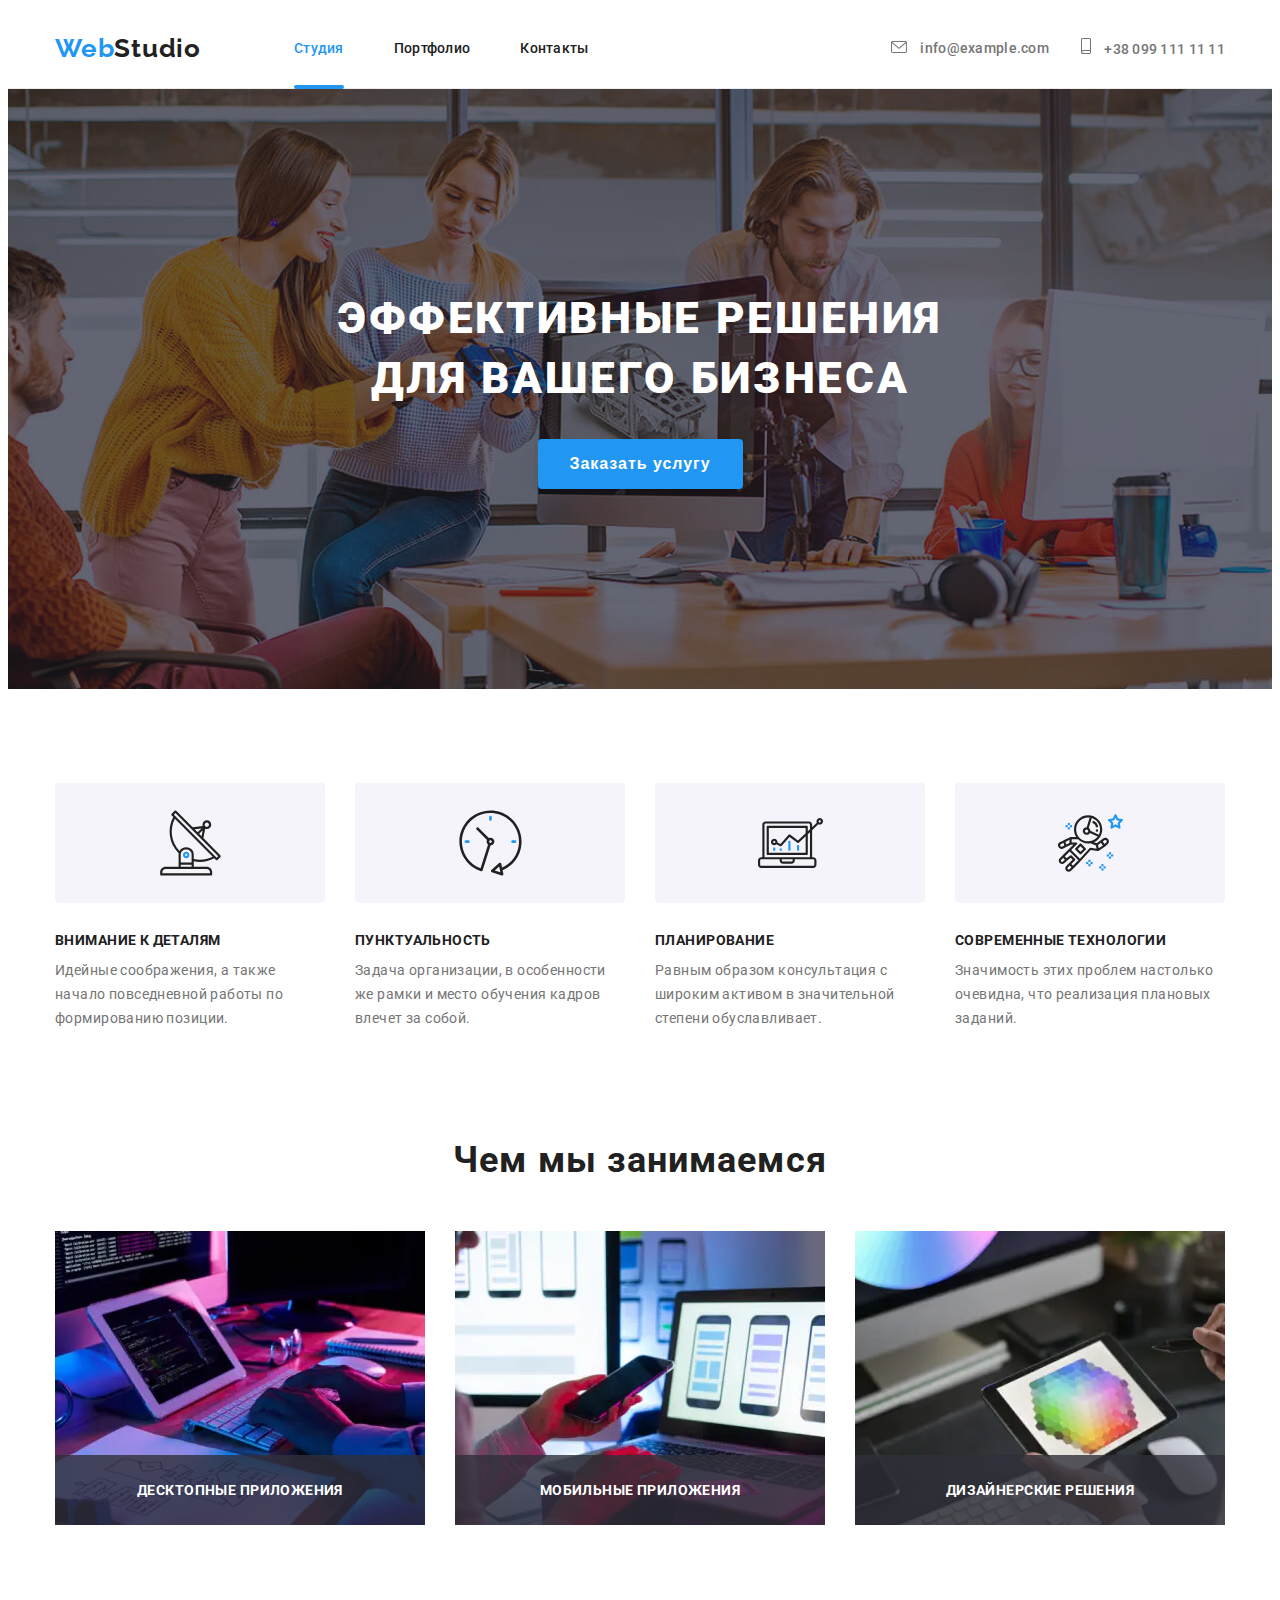
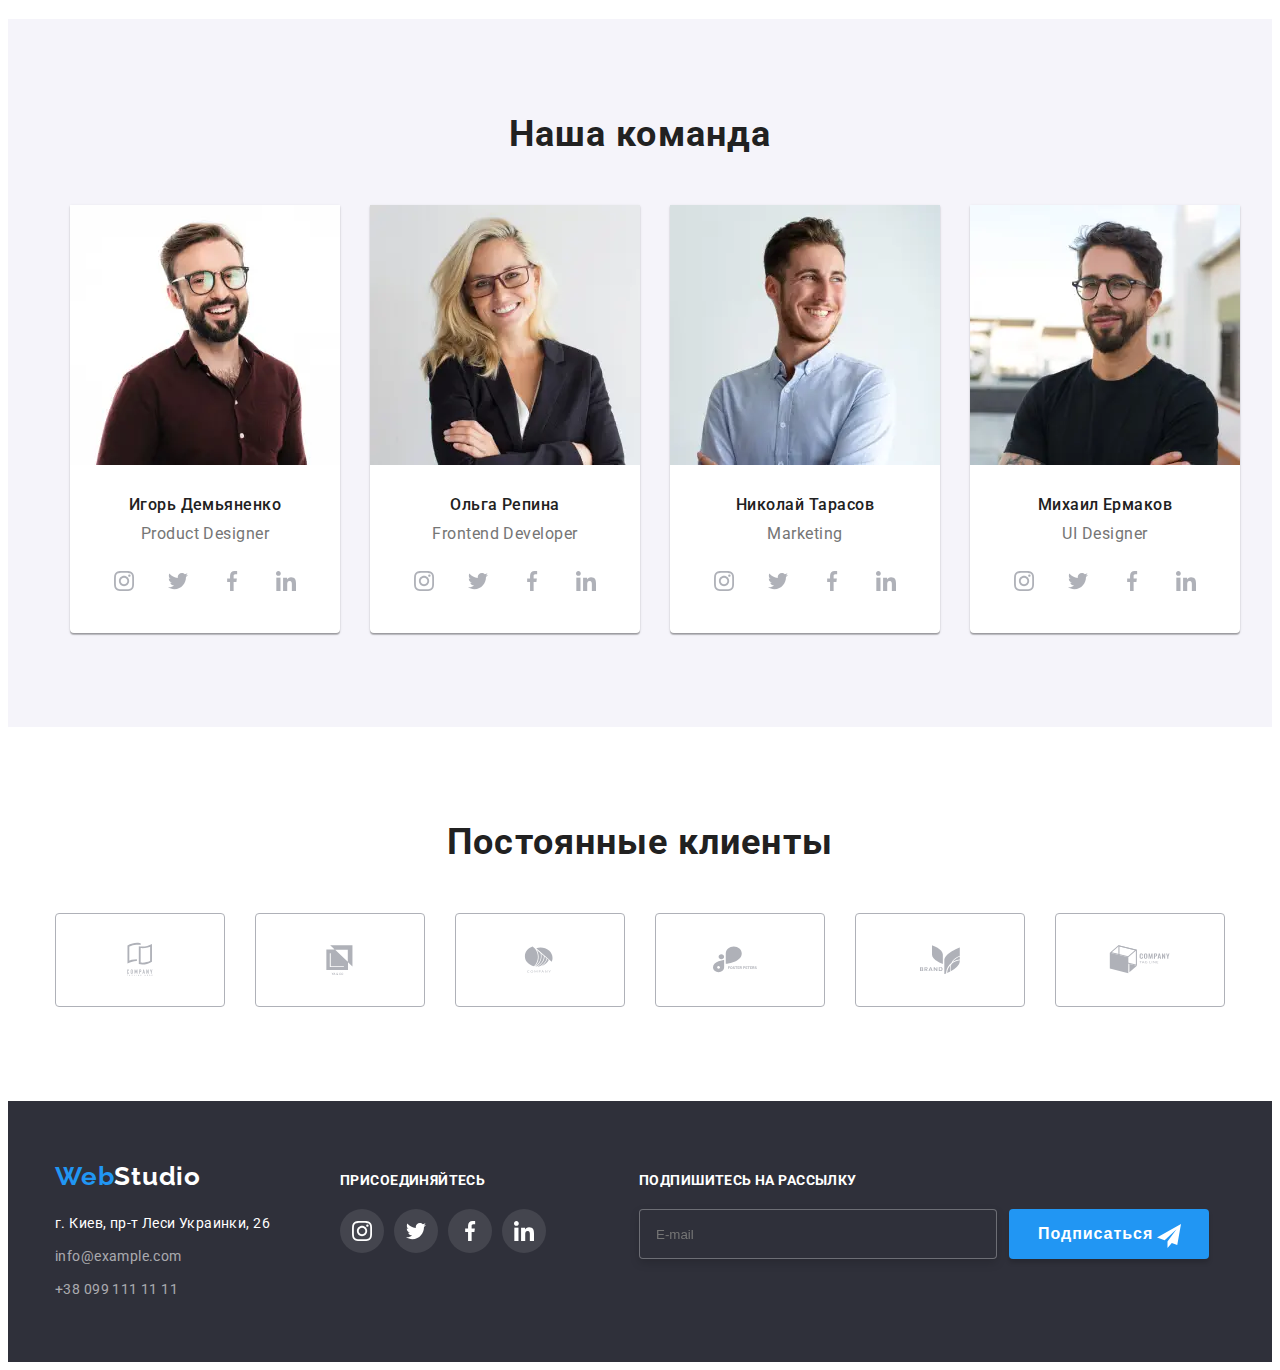
<file: index.html>
<!DOCTYPE html>
<html lang="ru">
  <head>
    <meta charset="UTF-8" />
    <meta http-equiv="X-UA-Compatible" content="IE=edge" />
    <meta name="viewport" content="width=device-width, initial-scale=1.0" />
    <title>WebStudio</title>
    <link rel="preconnect" href="https://fonts.gstatic.com" />
    <link
      href="https://fonts.googleapis.com/css2?family=Raleway:wght@700&family=Roboto:wght@400;500;700;900&display=swap"
      rel="stylesheet"
    />
    <link
      rel="stylesheet"
      href="https://cdnjs.cloudflare.com/ajax/libs/modern-normalize/1.0.0/modern-normalize.min.css"
      integrity="sha512-ISS7cAi1PEhQ8jnbJpJZMd29NlhNj4AWYyLOSp2CE/CsHxTCu+r+t0D2yoJudVrd0/8fTVPUVDzY5Tvli75u/g=="
      crossorigin="anonymous"
    />
    <link rel="stylesheet" href="css/main.min.css" />
  </head>
  <body>
    <header class="page-header">
      <div class="container page-header__container">
        <nav class="nav">
          <a class="logo link" href="index.html"> <span>Web</span>Studio </a>
          <button
            class="menu-button"
            type="button"
            aria-expanded="false"
            aria-controls="menu__container"
            data-menu-button
          >
            <svg
              aria-label="Переключатель мобильного меню"
              width="40"
              height="40"
            >
              <use
                class="icon-close"
                href="./images/icons/sprite.svg#icon-close"
              ></use>

              <use
                class="icon-menu"
                href="./images/icons/sprite.svg#icon-menu"
              ></use>
            </svg>
          </button>
          <div class="menu__container" id="menu__container" data-menu>
            <ul class="list menu page-hader__nav">
              <li class="menu__item">
                <a class="link menu__link current" href=""> Студия</a>
              </li>
              <li class="menu__item">
                <a class="link menu__link" href="portfolio.html">Портфолио</a>
              </li>
              <li class="menu__item">
                <a class="link menu__link" href="">Контакты</a>
              </li>
            </ul>

            <ul class="list contacts">
              <li class="contacts__item">
                <a class="link" href="mailto:info@example.com">
                  <svg class="contacts__icon-envelope">
                    <use href="./images/icons/sprite.svg#icon-envelope1"></use>
                  </svg>
                  info@example.com</a
                >
              </li>
              <li class="contacts__item contacts--phone">
                <a class="link" href="tel:+380991111111">
                  <svg class="contacts__icon-smartphone">
                    <use href="./images/icons/sprite.svg#icon-smartphone"></use>
                  </svg>
                  +38 099 111 11 11</a
                >
              </li>
            </ul>
            <ul class="list menu__social">
              <li class=" menu__social-item">
                <a
                  href=""
                  class="link menu__social-Link"
                  target="_blank"
                  rel="noopener noreferrer"
                  >Instagram</a
                >
              </li>
              <li class="menu__social-item">
                <a
                  href=""
                  class= "link menu__social-Link"
                  target="_blank"
                  rel="noopener noreferrer"
                  >Twitter</a
                >
              </li>
              <li class="menu__social-item">
                <a
                  href=""
                  class="link menu__social-Link"
                  target="_blank"
                  rel="noopener noreferrer"
                  >Facebook</a
                >
              </li>
              <li class=" menu__social-item">
                <a
                  href=""
                  class="link menu__social-Link"
                  target="_blank"
                  rel="noopener noreferrer"
                  >LinkedIn</a
                >
              </li>
            </ul>
          </div>
        </nav>
      </div>
    </header>
    <main>
 <section class="hero-section">
        <div class="hero">
          <h1 class="page-title">
            Эффективные решения <br />
            для вашего бизнеса
          </h1>
          <button data-modal-open class="btn hero-section__btn" type="button">
            Заказать услугу
          </button>
        </div>
      </section> 

      <section class="section">
        <div class="container">
          <h2 class="visually-hidden">Особенности нашей работы</h2>
          <ul class="list feature">
            <li class="feature__card">
              <div class="feature__image">
                <svg class="feature__icon">
                  <use href="./images/icons/sprite.svg#icon-antenna"></use>
                </svg>
              </div>
              <h3 class="feature__title">Внимание к деталям</h3>
              <p class="feature__text">
                Идейные соображения, а также начало повседневной работы по
                формированию позиции.
              </p>
            </li>
            <li class="feature__card">
              <div class="feature__image">
                <svg class="feature__icon">
                  <use href="./images/icons/sprite.svg#icon-clock"></use>
                </svg>
              </div>
              <h3 class="feature__title">Пунктуальность</h3>
              <p class="feature__text">
                Задача организации, в особенности же рамки и место обучения
                кадров влечет за собой.
              </p>
            </li>
            <li class="feature__card">
              <div class="feature__image">
                <svg class="feature__icon">
                  <use href="./images/icons/sprite.svg#icon-diagram"></use>
                </svg>
              </div>
              <h3 class="feature__title">Планирование</h3>
              <p class="feature__text">
                Равным образом консультация с широким активом в значительной
                степени обуславливает.
              </p>
            </li>
            <li class="feature__card">
              <div class="feature__image">
                <svg class="feature__icon">
                  <use href="./images/icons/sprite.svg#icon-astronaut"></use>
                </svg>
              </div>
              <h3 class="feature__title">Современные технологии</h3>
              <p class="feature__text">
                Значимость этих проблем настолько очевидна, что реализация
                плановых заданий.
              </p>
            </li>
          </ul>
        </div>
      </section>
      <section class="section product">
        <div class="container">
          <h2 class="section__title">Чем мы занимаемся</h2>
          <ul class="list product__list">
            <li class="product__item">
              <div class="product__card">
                <picture>
                  <source media="(min-width:1200px )" srcset="./images/about//box1.webp 1x, ./images/about//box1@2x.webp 2x" type="image/webp">
                  <source media="(min-width:1200px )" srcset="./images/about/box1.jpg 1x, ./images/about//box1@2x.jpg 2x" >
                  
                <img
                  src="./images/about/img-1.jpg"
                  width="370"
                  height="294"
                  alt="Пользователь, работающий на клавиатуре"
                />
              </picture>
              
           
                <p class="product__name">Десктопные приложения</p>
              </div>
            </li>

            <li class="product__item">
              <div class="product__card">
                <picture>
                  <source media="(min-width:1200px )" srcset="./images/about//box2.webp 1x, ./images/about//box2@2x.webp 2x" type="image/webp">
                  <source media="(min-width:1200px )" srcset="./images/about/box2.jpg 1x, ./images/about//box2@2x.jpg 2x" >
                <img
                  src="./images/about/img-2.jpg"
                  width="370"
                  height="294"
                  alt="Пользователь с телефоном в руках"
                />
              </picture>
                <p class="product__name">Мобильные приложения</p>
              </div>
            </li>

            <li class="product__item">
              <div class="product__card">
                <picture>
                  <source media="(min-width:1200px )" srcset="./images/about//box3.webp 1x, ./images/about//box3@2x.webp 2x" type="image/webp">
                  <source media="(min-width:1200px )" srcset="./images/about/box3.jpg 1x, ./images/about//box3@2x.jpg 2x" >
                <img
                  src="./images/about/img-3.jpg"
                  width="370"
                  height="294"
                  alt="Пользователь с планшетом в руках"
                />
              </picture>
                <p class="product__name">Дизайнерские решения</p>
              </div>
            </li>
          </ul>
        </div>
      </section>
      <section class="section team">
        <div class="container">
          <h2 class="section__title">Наша команда</h2>
          <ul class="list team__list">
            <li class="team__card">
              <div>
                <picture>
                  <source media="(min-width:1200px )" srcset="./images/team/desktop-team/ourteam-1.webp 1x, ./images/team/desktop-team/ourteam-1@2x.webp 2x" type="image/webp">
                  <source media="(min-width:1200px )" srcset="./images/team/desktop-team/ourteam-1.jpg 1x, ./images/team/desktop-team/ourteam-1@2x.jpg 2x" >
                  <source media="(min-width:768px )" srcset="./images/team/tablet-team/ourteam-1.webp 1x, ./images/team/desktop-team/ourteam-1@2x.webp 2x" type="image/webp">
                  <source media="(min-width:768px )" srcset="./images/team/tablet-team/ourteam-1.jpg 1x, ./images/team/desktop-team/ourteam-1@2x.jpg 2x" >
                  <source media="(max-width:767px )" srcset="./images/team/mobile-team/ourteam-1.webp 1x, ./images/team/desktop-team/ourteam-1@2x.webp 2x" type="image/webp">
                  <source media="(max-width:767px )" srcset="./images/team/mobile-team/ourteam-1.jpg 1x, ./images/team/desktop-team/ourteam-1@2x.jpg 2x" >
                  <img
                src="./images/team/img-1.jpg"
                alt="Игорь Демьяненко"
              />
                </picture>
              
            </div>
              <div class="team__item">
                <h3 class="team__name">Игорь Демьяненко</h3>
                <p class="team__position">Product Designer</p>
                <ul class="list social-icons">
                  <li class="social-icons__item">
                    <a
                      href=""
                      class="social-icons__link"
                      target="_blank"
                      rel="noopener noreferrer"
                    >
                      <svg class="social-icons__svg">
                        <use
                          href="./images/icons/sprite.svg#icon-instagram"
                        ></use>
                      </svg>
                    </a>
                  </li>
                  <li class="social-icons__item">
                    <a
                      href=""
                      class="social-icons__link"
                      target="_blank"
                      rel="noopener noreferrer"
                    >
                      <svg class="social-icons__svg">
                        <use
                          href="./images/icons/sprite.svg#icon-twitter"
                        ></use>
                      </svg>
                    </a>
                  </li>
                  <li class="social-icons__item">
                    <a
                      href=""
                      class="social-icons__link"
                      target="_blank"
                      rel="noopener noreferrer"
                    >
                      <svg class="social-icons__svg">
                        <use
                          href="./images/icons/sprite.svg#icon-facebook"
                        ></use>
                      </svg>
                    </a>
                  </li>
                  <li class="social-icons__item">
                    <a
                      href=""
                      class="social-icons__link"
                      target="_blank"
                      rel="noopener noreferrer"
                    >
                      <svg class="social-icons__svg">
                        <use
                          href="./images/icons/sprite.svg#icon-linkedin"
                        ></use>
                      </svg>
                    </a>
                  </li>
                </ul>
              </div>
            </li>
            <li class="team__card">
              <div>
                <picture>
                  <source media="(min-width:1200px )" srcset="./images/team/desktop-team/ourteam-2.webp 1x, ./images/team/desktop-team/ourteam-2@2x.webp 2x" type="image/webp">
                  <source media="(min-width:1200px )" srcset="./images/team/desktop-team/ourteam-2.jpg 1x, ./images/team/desktop-team/ourteam-2@2x.jpg 2x" >
                  <source media="(min-width:768px )" srcset="./images/team/tablet-team/ourteam-2.webp 1x, ./images/team/desktop-team/ourteam-2@2x.webp 2x" type="image/webp">
                  <source media="(min-width:768px )" srcset="./images/team/tablet-team/ourteam-2.jpg 1x, ./images/team/desktop-team/ourteam-2@2x.jpg 2x" >
                  <source media="(max-width:767px )" srcset="./images/team/mobile-team/ourteam-2.webp 1x, ./images/team/desktop-team/ourteam-2@2x.webp 2x" type="image/webp">
                  <source media="(max-width:767px )" srcset="./images/team/mobile-team/ourteam-2.jpg 1x, ./images/team/desktop-team/ourteam-2@2x.jpg 2x" >
              <img
                src="./images/team/img-2.jpg"
            
                alt="Ольга Репина"
              />
            </picture>
              
          </div>
              <div class="team__item">
                <h3 class="team__name">Ольга Репина</h3>
                <p class="team__position">Frontend Developer</p>
                <ul class="list social-icons">
                  <li class="social-icons__item">
                    <a
                      href=""
                      class="social-icons__link"
                      target="_blank"
                      rel="noopener noreferrer"
                    >
                      <svg class="social-icons__svg">
                        <use
                          href="./images/icons/sprite.svg#icon-instagram"
                        ></use>
                      </svg>
                    </a>
                  </li>
                  <li class="social-icons__item">
                    <a
                      href=""
                      class="social-icons__link"
                      target="_blank"
                      rel="noopener noreferrer"
                    >
                      <svg class="social-icons__svg">
                        <use
                          href="./images/icons/sprite.svg#icon-twitter"
                        ></use>
                      </svg>
                    </a>
                  </li>
                  <li class="social-icons__item">
                    <a
                      href=""
                      class="social-icons__link"
                      target="_blank"
                      rel="noopener noreferrer"
                    >
                      <svg class="social-icons__svg">
                        <use
                          href="./images/icons/sprite.svg#icon-facebook"
                        ></use>
                      </svg>
                    </a>
                  </li>
                  <li class="social-icons__item">
                    <a
                      href=""
                      class="social-icons__link"
                      target="_blank"
                      rel="noopener noreferrer"
                    >
                      <svg class="social-icons__svg">
                        <use
                          href="./images/icons/sprite.svg#icon-linkedin"
                        ></use>
                      </svg>
                    </a>
                  </li>
                </ul>
              </div>
            </li>
            <li class="team__card">
              <div>
                <picture>
                  <source media="(min-width:1200px )" srcset="./images/team/desktop-team/ourteam-3.webp 1x, ./images/team/desktop-team/ourteam-3@2x.webp 2x" type="image/webp">
                  <source media="(min-width:1200px )" srcset="./images/team/desktop-team/ourteam-3.jpg 1x, ./images/team/desktop-team/ourteam-3@2x.jpg 2x" >
                  <source media="(min-width:768px )" srcset="./images/team/tablet-team/ourteam-3.webp 1x, ./images/team/desktop-team/ourteam-3@2x.webp 2x" type="image/webp">
                  <source media="(min-width:768px )" srcset="./images/team/tablet-team/ourteam-3.jpg 1x, ./images/team/desktop-team/ourteam-3@2x.jpg 2x" >
                  <source media="(max-width:767px )" srcset="./images/team/mobile-team/ourteam-3.webp 1x, ./images/team/desktop-team/ourteam-3@2x.webp 2x" type="image/webp">
                  <source media="(max-width:767px )" srcset="./images/team/mobile-team/ourteam-3.jpg 1x, ./images/team/desktop-team/ourteam-3@2x.jpg 2x" >
              <img
                src="./images/team/img-3.jpg"
               
                alt="Николай Тарасов"
              />
            </picture>
              
          </div>
              <div class="team__item">
                <h3 class="team__name">Николай Тарасов</h3>
                <p class="team__position">Marketing</p>
                <ul class="list social-icons">
                  <li class="social-icons__item">
                    <a
                      href=""
                      class="social-icons__link"
                      target="_blank"
                      rel="noopener noreferrer"
                    >
                      <svg class="social-icons__svg">
                        <use
                          href="./images/icons/sprite.svg#icon-instagram"
                        ></use>
                      </svg>
                    </a>
                  </li>
                  <li class="social-icons__item">
                    <a
                      href=""
                      class="social-icons__link"
                      target="_blank"
                      rel="noopener noreferrer"
                    >
                      <svg class="social-icons__svg">
                        <use
                          href="./images/icons/sprite.svg#icon-twitter"
                        ></use>
                      </svg>
                    </a>
                  </li>
                  <li class="social-icons__item">
                    <a
                      href=""
                      class="social-icons__link"
                      target="_blank"
                      rel="noopener noreferrer"
                    >
                      <svg class="social-icons__svg">
                        <use
                          href="./images/icons/sprite.svg#icon-facebook"
                        ></use>
                      </svg>
                    </a>
                  </li>
                  <li class="social-icons__item">
                    <a
                      href=""
                      class="social-icons__link"
                      target="_blank"
                      rel="noopener noreferrer"
                    >
                      <svg class="social-icons__svg">
                        <use
                          href="./images/icons/sprite.svg#icon-linkedin"
                        ></use>
                      </svg>
                    </a>
                  </li>
                </ul>
              </div>
            </li>
            <li class="team__card">
              <div>
                <picture>
                  <source media="(min-width:1200px )" srcset="./images/team/desktop-team/ourteam-4.webp 1x, ./images/team/desktop-team/ourteam-4@2x.webp 2x" type="image/webp">
                  <source media="(min-width:1200px )" srcset="./images/team/desktop-team/ourteam-4.jpg 1x, ./images/team/desktop-team/ourteam-4@2x.jpg 2x" >
                  <source media="(min-width:768px )" srcset="./images/team/tablet-team/ourteam-4.webp 1x, ./images/team/desktop-team/ourteam-4@2x.webp 2x" type="image/webp">
                  <source media="(min-width:768px )" srcset="./images/team/tablet-team/ourteam-4.jpg 1x, ./images/team/desktop-team/ourteam-4@2x.jpg 2x" >
                  <source media="(max-width:767px )" srcset="./images/team/mobile-team/ourteam-4.webp 1x, ./images/team/desktop-team/ourteam-4@2x.webp 2x" type="image/webp">
                  <source media="(max-width:767px )" srcset="./images/team/mobile-team/ourteam-4.jpg 1x, ./images/team/desktop-team/ourteam-4@2x.jpg 2x" >
              <img
                src="./images/team/img-4.jpg"
                
                alt="Михаил Ермаков"
              />
            </picture>
              
          </div>
              <div class="team__item">
                <h3 class="team__name">Михаил Ермаков</h3>
                <p class="team__position">UI Designer</p>
                <ul class="list social-icons">
                  <li class="social-icons__item">
                    <a
                      href=""
                      class="social-icons__link"
                      target="_blank"
                      rel="noopener noreferrer"
                    >
                      <svg class="social-icons__svg">
                        <use
                          href="./images/icons/sprite.svg#icon-instagram"
                        ></use>
                      </svg>
                    </a>
                  </li>
                  <li class="social-icons__item">
                    <a
                      href=""
                      class="social-icons__link"
                      target="_blank"
                      rel="noopener noreferrer"
                    >
                      <svg class="social-icons__svg">
                        <use
                          href="./images/icons/sprite.svg#icon-twitter"
                        ></use>
                      </svg>
                    </a>
                  </li>
                  <li class="social-icons__item">
                    <a
                      href=""
                      class="social-icons__link"
                      target="_blank"
                      rel="noopener noreferrer"
                    >
                      <svg class="social-icons__svg">
                        <use
                          href="./images/icons/sprite.svg#icon-facebook"
                        ></use>
                      </svg>
                    </a>
                  </li>
                  <li class="social-icons__item">
                    <a
                      href=""
                      class="social-icons__link"
                      target="_blank"
                      rel="noopener noreferrer"
                    >
                      <svg class="social-icons__svg">
                        <use
                          href="./images/icons/sprite.svg#icon-linkedin"
                        ></use>
                      </svg>
                    </a>
                  </li>
                </ul>
              </div>
            </li>
          </ul>
        </div>
      </section>
      <section class="section">
        <div class="container">
          <h2 class="section__title">Постоянные клиенты</h2>
          <ul class="list clients">
            <li class="clients__card">
              <a
                href=""
                class="clients__item"
                target="_blank"
                rel="noopener noreferrer"
              >
                <svg class="clients__svg">
                  <use href="./images/icons/sprite.svg#icon-logo-1"></use>
                </svg>
              </a>
            </li>
            <li class="clients__card">
              <a
                href=""
                class="clients__item"
                target="_blank"
                rel="noopener noreferrer"
              >
                <svg class="clients__svg">
                  <use href="./images/icons/sprite.svg#icon-logo-2"></use>
                </svg>
              </a>
            </li>
            <li class="clients__card">
              <a
                href=""
                class="clients__item"
                target="_blank"
                rel="noopener noreferrer"
              >
                <svg class="clients__svg">
                  <use href="./images/icons/sprite.svg#icon-logo-3"></use>
                </svg>
              </a>
            </li>
            <li class="clients__card">
              <a
                href=""
                class="clients__item"
                target="_blank"
                rel="noopener noreferrer"
              >
                <svg class="clients__svg">
                  <use href="./images/icons/sprite.svg#icon-logo-4"></use>
                </svg>
              </a>
            </li>
            <li class="clients__card">
              <a
                href=""
                class="clients__item"
                target="_blank"
                rel="noopener noreferrer"
              >
                <svg class="clients__svg">
                  <use href="./images/icons/sprite.svg#icon-logo-5"></use>
                </svg>
              </a>
            </li>
            <li class="clients__card">
              <a
                href=""
                class="clients__item"
                target="_blank"
                rel="noopener noreferrer"
              >
                <svg class="clients__svg">
                  <use href="./images/icons/sprite.svg#icon-logo-6"></use>
                </svg>
              </a>
            </li>
          </ul>
        </div>
      </section>
    </main>
    <footer class="page-footer">
      <div class="container page-footer__container">
        <div class="page-footer__block">
          <div class="page-footer__contacts">
            <a class="link logo page-footer__logo " href="index.html">
              <span>Web</span>Studio
            </a>
            <address class="">
              <ul class="list address">
                <li class="page-footer__item">
                  <a
                    class="link"
                    href=""
                    target="_blank"
                    rel="noopener noreferrer"
                    >г. Киев, пр-т Леси Украинки, 26</a
                  >
                </li>
                <li class="page-footer__item">
                  <a class="link " href="mailto:info@example.com"
                    >info@example.com</a
                  >
                </li>
                <li class="page-footer__item">
                  <a class="link " href="tel:+380991111111"
                    >+38 099 111 11 11</a
                  >
                </li>
              </ul>
            </address>
          </div>

          <div class="page-footer__social-links">
            <b class="page-footer__slogan">Присоединяйтесь</b>
            <ul class="list social-icons">
              <li class="social-icons__item">
                <a
                  href=""
                  class="social-icons__link social-icons__link-footer"
                  target="_blank"
                  rel="noopener noreferrer"
                >
                  <svg class="social-icons__svg social-icons__svg--footer">
                    <use href="./images/icons/sprite.svg#icon-instagram"></use>
                  </svg>
                </a>
              </li>
              <li class="social-icons__item">
                <a
                  href=""
                  class="social-icons__link social-icons__link-footer"
                  target="_blank"
                  rel="noopener noreferrer"
                >
                  <svg class="social-icons__svg social-icons__svg--footer">
                    <use href="./images/icons/sprite.svg#icon-twitter"></use>
                  </svg>
                </a>
              </li>
              <li class="social-icons__item">
                <a
                  href=""
                  class="social-icons__link social-icons__link-footer"
                  target="_blank"
                  rel="noopener noreferrer"
                >
                  <svg class="social-icons__svg social-icons__svg--footer">
                    <use href="./images/icons/sprite.svg#icon-facebook"></use>
                  </svg>
                </a>
              </li>
              <li class="social-icons__item">
                <a
                  href=""
                  class="social-icons__link social-icons__link-footer"
                  target="_blank"
                  rel="noopener noreferrer"
                >
                  <svg class="social-icons__svg social-icons__svg--footer">
                    <use href="./images/icons/sprite.svg#icon-linkedin"></use>
                  </svg>
                </a>
              </li>
            </ul>
          </div>
        </div>
        <div class="subcribe">
          <b class="page-footer__slogan">Подпишитесь на рассылку</b>
          <div class="subcribe__form">
            <label for="email"></label>
            <input
              class="subcribe__input"
              type="email"
              name="mail"
              id="email"
              placeholder="E-mail"
            />
            <button class="subscribe__btn" type="button">
              Подписаться
              <svg class="subcribe__icon" width="24" height="24">
                <use href="./images/icons/sprite.svg#icon-icon-send"></use>
              </svg>
            </button>
          </div>
        </div>
      </div>
    </footer>
    <div class="backdrop is-hidden" data-modal>
      <div class="modal">
        <form class="form">
          <button class="form__btn--close" data-modal-close>
            <svg class="close-svg">
              <use href="./images/icons/sprite.svg#icon-close"></use>
            </svg>
          </button>
          <b class="form__slogan">Оставьте свои данные, мы вам перезвоним</b>
          <div class="form__field">
            <label class="form__label" for="name">Имя</label>
            <input class="form__input" type="text" name="name" id="name" />
            <svg class="form__svg" width="18" height="18">
              <use href="./images/icons/sprite.svg#icon-person"></use>
            </svg>
          </div>
          <div class="form__field">
            <label class="form__label" for="tel">Телефон</label>
            <input class="form__input" type="tel" name="tel" id="tel" />
            <svg class="form__svg" width="18" height="18">
              <use href="./images/icons/sprite.svg#icon-phone"></use>
            </svg>
          </div>
          <div class="form__field">
            <label class="form__label" for="mail">Почта</label>
            <input class="form__input" type="email" name="mail" id="mail" />
            <svg class="form__svg" width="18" height="18">
              <use href="./images/icons/sprite.svg#icon-email"></use>
            </svg>
          </div>
          <div class="form__field">
            <label class="form__label" for="comment">Комментарий</label>
            <textarea
              class="comment"
              name="comment"
              id="comment"
              placeholder="Введите текст"
            ></textarea>
          </div>
          <div class="checkbox-agreement">
            <label class="checkbox-agreement__label">
              <input
                class="checkbox visually-hidden"
                type="checkbox"
                name="agreement"
              />
              <span class="checkbox-agreement__icon"></span>

              <p class="checkbox-agreement__text">
                Соглашаюсь с рассылкой и принимаю
                <a class="checkbox-agreement__license" href=""
                  >Условия договора</a
                >
              </p>
            </label>
          </div>
          <div class="form__btn">
            <button class="form__btn--submit" type="button">Отправить</button>
          </div>
        </form>
      </div>
    </div>
    <script src="./js/menu.js"></script>
    <script src="./js/modal.js"></script>
  </body>
</html>
</file>
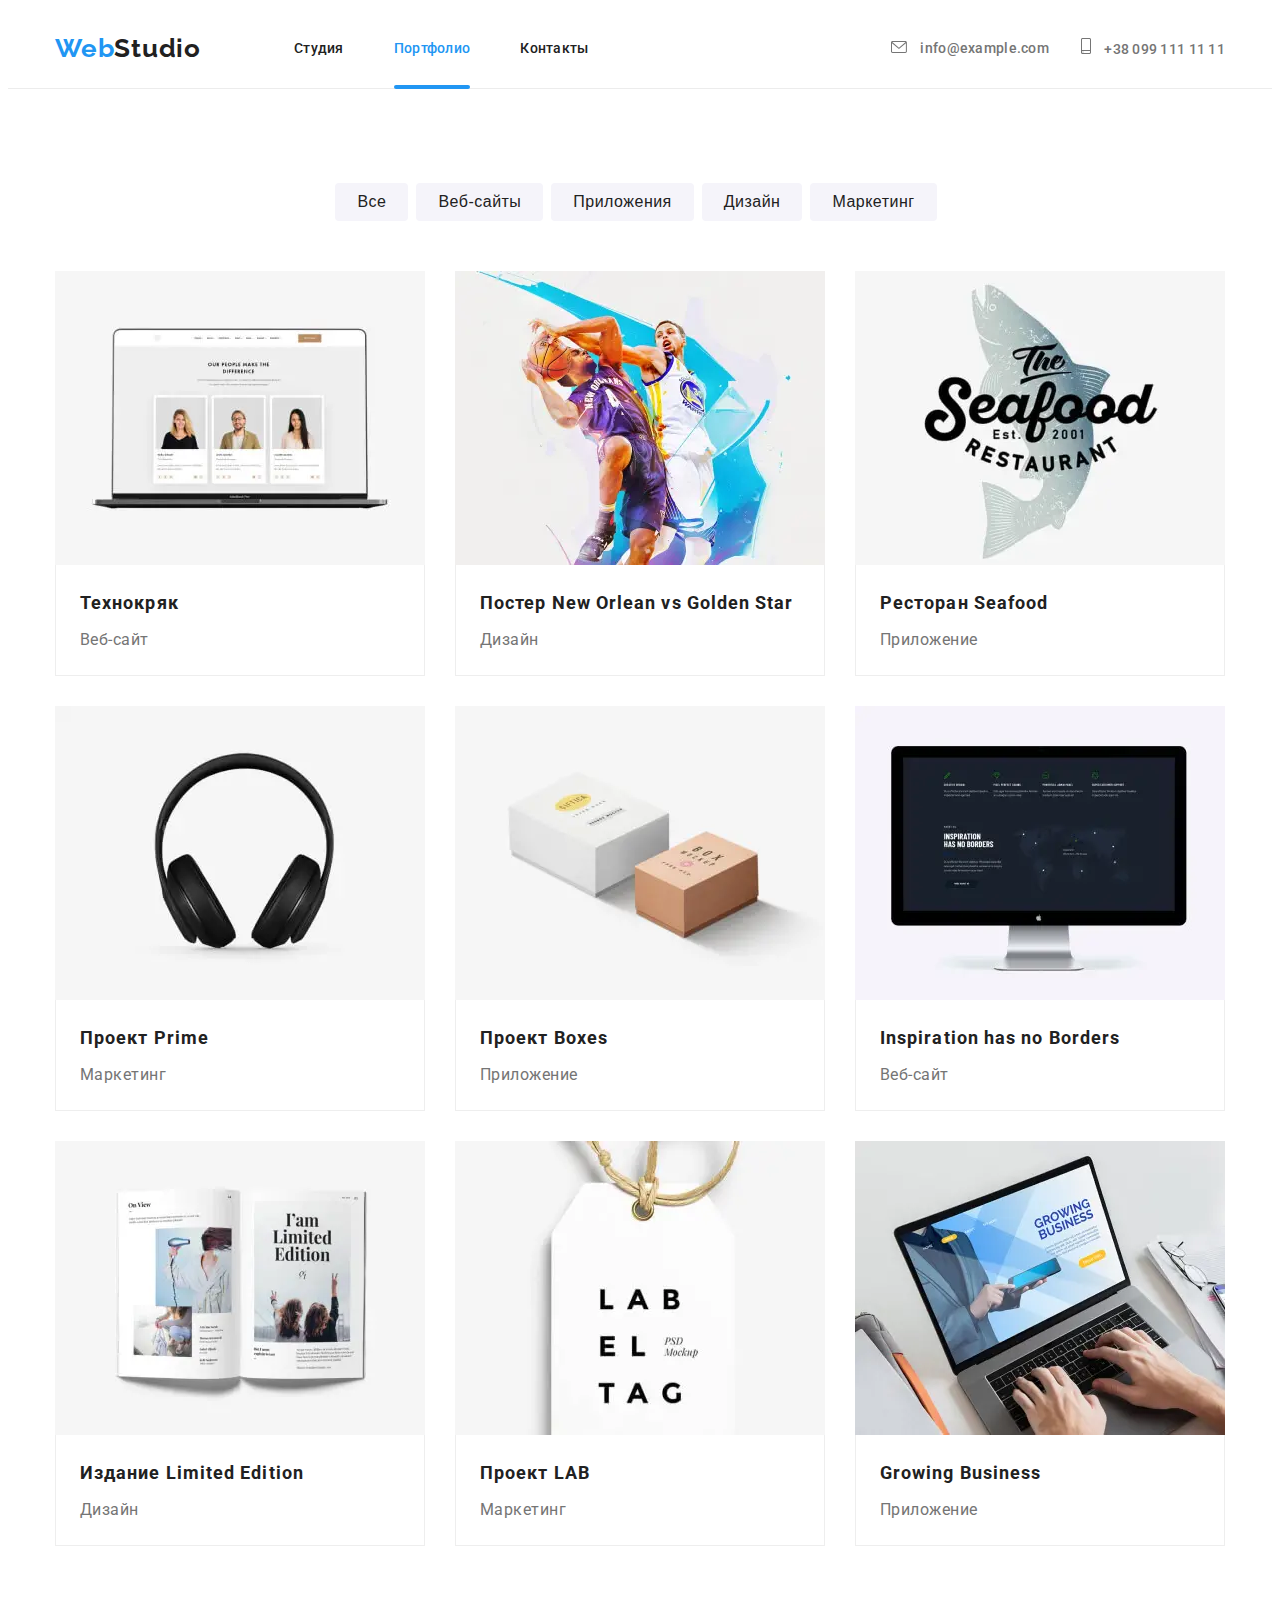
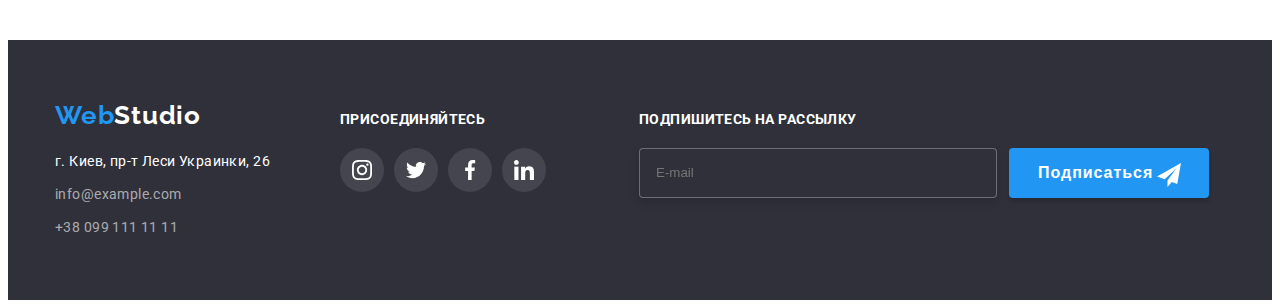
<file: portfolio.html>
<!DOCTYPE html>
<html lang="ru">
  <head>
    <meta charset="UTF-8" />
    <meta http-equiv="X-UA-Compatible" content="IE=edge" />
    <meta name="viewport" content="width=device-width, initial-scale=1.0" />
    <title>Portfolio</title>
    <link rel="preconnect" href="https://fonts.gstatic.com" />
    <link
      href="https://fonts.googleapis.com/css2?family=Raleway:wght@700&family=Roboto:wght@400;500;700;900&display=swap"
      rel="stylesheet"
    />
    <link
      rel="stylesheet"
      href="https://cdnjs.cloudflare.com/ajax/libs/modern-normalize/1.0.0/modern-normalize.min.css"
      integrity="sha512-ISS7cAi1PEhQ8jnbJpJZMd29NlhNj4AWYyLOSp2CE/CsHxTCu+r+t0D2yoJudVrd0/8fTVPUVDzY5Tvli75u/g=="
      crossorigin="anonymous"
    />
    <link rel="stylesheet" href="css/main.min.css" />
  </head>
  <body>
    <header class="page-header">
      <div class="container page-header__container">
        <nav class="nav">
          <a class="logo link" href="index.html"> <span>Web</span>Studio </a>
          <button
            class="menu-button"
            type="button"
            aria-expanded="false"
            aria-controls="menu__container"
            data-menu-button
          >
            <svg
              aria-label="Переключатель мобильного меню"
              width="40"
              height="40"
            >
              <use
                class="icon-close"
                href="./images/icons/sprite.svg#icon-close"
              ></use>

              <use
                class="icon-menu"
                href="./images/icons/sprite.svg#icon-menu"
              ></use>
            </svg>
          </button>
          <div class="menu__container" id="menu__container" data-menu>
            <ul class="list menu page-hader__nav">
              <li class="menu__item">
                <a class="link menu__link" href="index.html"> Студия</a>
              </li>
              <li class="menu__item">
                <a class="link menu__link current" href="">Портфолио</a>
              </li>
              <li class="menu__item">
                <a class="link menu__link" href="">Контакты</a>
              </li>
            </ul>

            <ul class="list contacts">
              <li class="contacts__item">
                <a class="link" href="mailto:info@example.com">
                  <svg class="contacts__icon-envelope">
                    <use href="./images/icons/sprite.svg#icon-envelope1"></use>
                  </svg>
                  info@example.com</a
                >
              </li>
              <li class="contacts__item contacts--phone">
                <a class="link" href="tel:+380991111111">
                  <svg class="contacts__icon-smartphone">
                    <use href="./images/icons/sprite.svg#icon-smartphone"></use>
                  </svg>
                  +38 099 111 11 11</a
                >
              </li>
            </ul>
            <ul class="list menu__social">
              <li class="menu__social-item">
                <a
                  href=""
                  class="link menu__social-Link"
                  target="_blank"
                  rel="noopener noreferrer"
                  >Instagram</a
                >
              </li>
              <li class="menu__social-item">
                <a
                  href=""
                  class="link menu__social-Link"
                  target="_blank"
                  rel="noopener noreferrer"
                  >Twitter</a
                >
              </li>
              <li class="menu__social-item">
                <a
                  href=""
                  class="link menu__social-Link"
                  target="_blank"
                  rel="noopener noreferrer"
                  >Facebook</a
                >
              </li>
              <li class="menu__social-item">
                <a
                  href=""
                  class="link menu__social-Link"
                  target="_blank"
                  rel="noopener noreferrer"
                  >LinkedIn</a
                >
              </li>
            </ul>
          </div>
        </nav>
      </div>
    </header>
    <main>
      <section class="section">
        <div class="container">
          <div class="filter">
            <h1 class="visually-hidden">Портфолио</h1>
            <ul class="list filter__list">
              <li>
                <button class="btn filter__btn" type="button">Все</button>
              </li>
              <li>
                <button class="btn filter__btn" type="button">Веб-сайты</button>
              </li>
              <li>
                <button class="btn filter__btn" type="button">
                  Приложения
                </button>
              </li>
              <li>
                <button class="btn filter__btn" type="button">Дизайн</button>
              </li>
              <li>
                <button class="btn filter__btn" type="button">Маркетинг</button>
              </li>
            </ul>
          </div>
          <div class="portfolio">
            <h2 class="visually-hidden">Наши работы</h2>

            <ul class="list portfolio__list">
              <li class="portfolio-project">
                <div class="portfolio-project__overlay">
                  <p class="portfolio-project__text">
                    Технокряк это современная площадка распространения
                    коронавируса. Компании используют эту платформу для
                    цифрового шпионажа и атак на защищённые сервера конкурентов.
                  </p>
                  <picture>
                    <source
                      media="(min-width:1200px )"
                      srcset="
                        ./images/portfolio/desktop-portfolio/portfolio1.webp    1x,
                        ./images/portfolio/desktop-portfolio/portfolio1@2x.webp 2x
                      "
                      type="image/webp"
                    />
                    <source
                      media="(min-width:1200px )"
                      srcset="
                        ./images/portfolio/desktop-portfolio/portfolio1.jpg    1x,
                        ./images/portfolio/desktop-portfolio/portfolio1@2x.jpg 2x
                      "
                    />
                    <source
                      media="(min-width:768px )"
                      srcset="
                        ./images/portfolio/tablet-portfolio/portfolio1.webp    1x,
                        ./images/portfolio/tablet-portfolio/portfolio1@2x.webp 2x
                      "
                      type="image/webp"
                    />
                    <source
                      media="(min-width:768px )"
                      srcset="
                        ./images/portfolio/tablet-portfolio/portfolio1.jpg    1x,
                        ./images/portfolio/tablet-portfolio/portfolio1@2x.jpg 2x
                      "
                    />
                    <source
                      media="(max-width:767px )"
                      srcset="
                        ./images/portfolio/mobile-portfolio/portfolio1.webp    1x,
                        ./images/portfolio/mobile-portfolio/portfolio1@2x.webp 2x
                      "
                      type="image/webp"
                    />
                    <source
                      media="(max-width:767px )"
                      srcset="
                        ./images/portfolio/mobile-portfolio/portfolio1.jpg    1x,
                        ./images/portfolio/mobile-portfolio/portfolio1@2x.jpg 2x
                      "
                    />
                    <img src="./images/projects/img-1.jpg" alt="макет сайта" />
                  </picture>
                </div>
                <div class="portfolio-project__item">
                  <h3 class="portfolio-project__title">Технокряк</h3>
                  <p class="portfolio-project__filter">Веб-сайт</p>
                </div>
              </li>
              <li class="portfolio-project">
                <div class="portfolio-project__overlay">
                  <p class="portfolio-project__text">
                    Технокряк это современная площадка распространения
                    коронавируса. Компании используют эту платформу для
                    цифрового шпионажа и атак на защищённые сервера конкурентов.
                  </p>
                  <picture>
                    <source
                      media="(min-width:1200px )"
                      srcset="
                        ./images/portfolio/desktop-portfolio/portfolio2.webp    1x,
                        ./images/portfolio/desktop-portfolio/portfolio2@2x.webp 2x
                      "
                      type="image/webp"
                    />
                    <source
                      media="(min-width:1200px )"
                      srcset="
                        ./images/portfolio/desktop-portfolio/portfolio2.jpg    1x,
                        ./images/portfolio/desktop-portfolio/portfolio2@2x.jpg 2x
                      "
                    />
                    <source
                      media="(min-width:768px )"
                      srcset="
                        ./images/portfolio/tablet-portfolio/portfolio2.webp    1x,
                        ./images/portfolio/tablet-portfolio/portfolio2@2x.webp 2x
                      "
                      type="image/webp"
                    />
                    <source
                      media="(min-width:768px )"
                      srcset="
                        ./images/portfolio/tablet-portfolio/portfolio2.jpg    1x,
                        ./images/portfolio/tablet-portfolio/portfolio2@2x.jpg 2x
                      "
                    />
                    <source
                      media="(max-width:767px )"
                      srcset="
                        ./images/portfolio/mobile-portfolio/portfolio2.webp    1x,
                        ./images/portfolio/mobile-portfolio/portfolio2@2x.webp 2x
                      "
                      type="image/webp"
                    />
                    <source
                      media="(max-width:767px )"
                      srcset="
                        ./images/portfolio/mobile-portfolio/portfolio2.jpg    1x,
                        ./images/portfolio/mobile-portfolio/portfolio2@2x.jpg 2x
                      "
                    />
                    <img
                      src="./images/projects/img-2.jpg"
                      alt="макет постера"
                    />
                  </picture>
                </div>
                <div class="portfolio-project__item">
                  <h3 class="portfolio-project__title">
                    Постер New Orlean vs Golden Star
                  </h3>
                  <p class="portfolio-project__filter">Дизайн</p>
                </div>
              </li>
              <li class="portfolio-project">
                <div class="portfolio-project__overlay">
                  <p class="portfolio-project__text">
                    Технокряк это современная площадка распространения
                    коронавируса. Компании используют эту платформу для
                    цифрового шпионажа и атак на защищённые сервера конкурентов.
                  </p>
                  <picture>
                    <source
                      media="(min-width:1200px )"
                      srcset="
                        ./images/portfolio/desktop-portfolio/portfolio3.webp    1x,
                        ./images/portfolio/desktop-portfolio/portfolio3@2x.webp 2x
                      "
                      type="image/webp"
                    />
                    <source
                      media="(min-width:1200px )"
                      srcset="
                        ./images/portfolio/desktop-portfolio/portfolio3.jpg    1x,
                        ./images/portfolio/desktop-portfolio/portfolio3@2x.jpg 2x
                      "
                    />
                    <source
                      media="(min-width:768px )"
                      srcset="
                        ./images/portfolio/tablet-portfolio/portfolio3.webp    1x,
                        ./images/portfolio/tablet-portfolio/portfolio3@2x.webp 2x
                      "
                      type="image/webp"
                    />
                    <source
                      media="(min-width:768px )"
                      srcset="
                        ./images/portfolio/tablet-portfolio/portfolio3.jpg    1x,
                        ./images/portfolio/tablet-portfolio/portfolio3@2x.jpg 2x
                      "
                    />
                    <source
                      media="(max-width:767px )"
                      srcset="
                        ./images/portfolio/mobile-portfolio/portfolio3.webp    1x,
                        ./images/portfolio/mobile-portfolio/portfolio3@2x.webp 2x
                      "
                      type="image/webp"
                    />
                    <source
                      media="(max-width:767px )"
                      srcset="
                        ./images/portfolio/mobile-portfolio/portfolio3.jpg    1x,
                        ./images/portfolio/mobile-portfolio/portfolio3@2x.jpg 2x
                      "
                    />
                    <img
                      src="./images/projects/img-3.jpg"
                      alt="макет приложения"
                    />
                  </picture>
                </div>
                <div class="portfolio-project__item">
                  <h3 class="portfolio-project__title">Ресторан Seafood</h3>
                  <p class="portfolio-project__filter">Приложение</p>
                </div>
              </li>
              <li class="portfolio-project">
                <div class="portfolio-project__overlay">
                  <p class="portfolio-project__text">
                    Технокряк это современная площадка распространения
                    коронавируса. Компании используют эту платформу для
                    цифрового шпионажа и атак на защищённые сервера конкурентов.
                  </p>
                  <picture>
                    <source
                      media="(min-width:1200px )"
                      srcset="
                        ./images/portfolio/desktop-portfolio/portfolio4.webp    1x,
                        ./images/portfolio/desktop-portfolio/portfolio4@2x.webp 2x
                      "
                      type="image/webp"
                    />
                    <source
                      media="(min-width:1200px )"
                      srcset="
                        ./images/portfolio/desktop-portfolio/portfolio4.jpg    1x,
                        ./images/portfolio/desktop-portfolio/portfolio4@2x.jpg 2x
                      "
                    />
                    <source
                      media="(min-width:768px )"
                      srcset="
                        ./images/portfolio/tablet-portfolio/portfolio4.webp    1x,
                        ./images/portfolio/tablet-portfolio/portfolio4@2x.webp 2x
                      "
                      type="image/webp"
                    />
                    <source
                      media="(min-width:768px )"
                      srcset="
                        ./images/portfolio/tablet-portfolio/portfolio4.jpg    1x,
                        ./images/portfolio/tablet-portfolio/portfolio4@2x.jpg 2x
                      "
                    />
                    <source
                      media="(max-width:767px )"
                      srcset="
                        ./images/portfolio/mobile-portfolio/portfolio4.webp    1x,
                        ./images/portfolio/mobile-portfolio/portfolio4@2x.webp 2x
                      "
                      type="image/webp"
                    />
                    <source
                      media="(max-width:767px )"
                      srcset="
                        ./images/portfolio/mobile-portfolio/portfolio4.jpg    1x,
                        ./images/portfolio/mobile-portfolio/portfolio4@2x.jpg 2x
                      "
                    />
                    <img
                      src="./images/projects/img-4.jpg"
                      alt="макет проекта по маркетингу"
                    />
                  </picture>
                </div>
                <div class="portfolio-project__item">
                  <h3 class="portfolio-project__title">Проект Prime</h3>
                  <p class="portfolio-project__filter">Маркетинг</p>
                </div>
              </li>
              <li class="portfolio-project">
                <div class="portfolio-project__overlay">
                  <p class="portfolio-project__text">
                    Технокряк это современная площадка распространения
                    коронавируса. Компании используют эту платформу для
                    цифрового шпионажа и атак на защищённые сервера конкурентов.
                  </p>
                  <picture>
                    <source
                      media="(min-width:1200px )"
                      srcset="
                        ./images/portfolio/desktop-portfolio/portfolio5.webp    1x,
                        ./images/portfolio/desktop-portfolio/portfolio5@2x.webp 2x
                      "
                      type="image/webp"
                    />
                    <source
                      media="(min-width:1200px )"
                      srcset="
                        ./images/portfolio/desktop-portfolio/portfolio5.jpg    1x,
                        ./images/portfolio/desktop-portfolio/portfolio5@2x.jpg 2x
                      "
                    />
                    <source
                      media="(min-width:768px )"
                      srcset="
                        ./images/portfolio/tablet-portfolio/portfolio5.webp    1x,
                        ./images/portfolio/tablet-portfolio/portfolio5@2x.webp 2x
                      "
                      type="image/webp"
                    />
                    <source
                      media="(min-width:768px )"
                      srcset="
                        ./images/portfolio/tablet-portfolio/portfolio5.jpg    1x,
                        ./images/portfolio/tablet-portfolio/portfolio5@2x.jpg 2x
                      "
                    />
                    <source
                      media="(max-width:767px )"
                      srcset="
                        ./images/portfolio/mobile-portfolio/portfolio5.webp    1x,
                        ./images/portfolio/mobile-portfolio/portfolio5@2x.webp 2x
                      "
                      type="image/webp"
                    />
                    <source
                      media="(max-width:767px )"
                      srcset="
                        ./images/portfolio/mobile-portfolio/portfolio5.jpg    1x,
                        ./images/portfolio/mobile-portfolio/portfolio5@2x.jpg 2x
                      "
                    />
                    <img
                      src="./images/projects/img-5.jpg"
                      alt="макет приложения"
                    />
                  </picture>
                </div>
                <div class="portfolio-project__item">
                  <h3 class="portfolio-project__title">Проект Boxes</h3>
                  <p class="portfolio-project__filter">Приложение</p>
                </div>
              </li>
              <li class="portfolio-project">
                <div class="portfolio-project__overlay">
                  <p class="portfolio-project__text">
                    Технокряк это современная площадка распространения
                    коронавируса. Компании используют эту платформу для
                    цифрового шпионажа и атак на защищённые сервера конкурентов.
                  </p>
                  <picture>
                    <source
                      media="(min-width:1200px )"
                      srcset="
                        ./images/portfolio/desktop-portfolio/portfolio6.webp    1x,
                        ./images/portfolio/desktop-portfolio/portfolio6@2x.webp 2x
                      "
                      type="image/webp"
                    />
                    <source
                      media="(min-width:1200px )"
                      srcset="
                        ./images/portfolio/desktop-portfolio/portfolio6.jpg    1x,
                        ./images/portfolio/desktop-portfolio/portfolio6@2x.jpg 2x
                      "
                    />
                    <source
                      media="(min-width:768px )"
                      srcset="
                        ./images/portfolio/tablet-portfolio/portfolio6.webp    1x,
                        ./images/portfolio/tablet-portfolio/portfolio6@2x.webp 2x
                      "
                      type="image/webp"
                    />
                    <source
                      media="(min-width:768px )"
                      srcset="
                        ./images/portfolio/tablet-portfolio/portfolio6.jpg    1x,
                        ./images/portfolio/tablet-portfolio/portfolio6@2x.jpg 2x
                      "
                    />
                    <source
                      media="(max-width:767px )"
                      srcset="
                        ./images/portfolio/mobile-portfolio/portfolio6.webp    1x,
                        ./images/portfolio/mobile-portfolio/portfolio6@2x.webp 2x
                      "
                      type="image/webp"
                    />
                    <source
                      media="(max-width:767px )"
                      srcset="
                        ./images/portfolio/mobile-portfolio/portfolio6.jpg    1x,
                        ./images/portfolio/mobile-portfolio/portfolio6@2x.jpg 2x
                      "
                    />
                    <img src="./images/projects/img-6.jpg" alt="макет сайта" />
                  </picture>
                </div>
                <div class="portfolio-project__item">
                  <h3 class="portfolio-project__title">
                    Inspiration has no Borders
                  </h3>
                  <p class="portfolio-project__filter">Веб-сайт</p>
                </div>
              </li>
              <li class="portfolio-project">
                <div class="portfolio-project__overlay">
                  <p class="portfolio-project__text">
                    Технокряк это современная площадка распространения
                    коронавируса. Компании используют эту платформу для
                    цифрового шпионажа и атак на защищённые сервера конкурентов.
                  </p>
                  <picture>
                    <source
                      media="(min-width:1200px )"
                      srcset="
                        ./images/portfolio/desktop-portfolio/portfolio7.webp    1x,
                        ./images/portfolio/desktop-portfolio/portfolio7@2x.webp 2x
                      "
                      type="image/webp"
                    />
                    <source
                      media="(min-width:1200px )"
                      srcset="
                        ./images/portfolio/desktop-portfolio/portfolio7.jpg    1x,
                        ./images/portfolio/desktop-portfolio/portfolio7@2x.jpg 2x
                      "
                    />
                    <source
                      media="(min-width:768px )"
                      srcset="
                        ./images/portfolio/tablet-portfolio/portfolio7.webp    1x,
                        ./images/portfolio/tablet-portfolio/portfolio7@2x.webp 2x
                      "
                      type="image/webp"
                    />
                    <source
                      media="(min-width:768px )"
                      srcset="
                        ./images/portfolio/tablet-portfolio/portfolio7.jpg    1x,
                        ./images/portfolio/tablet-portfolio/portfolio7@2x.jpg 2x
                      "
                    />
                    <source
                      media="(max-width:767px )"
                      srcset="
                        ./images/portfolio/mobile-portfolio/portfolio7.webp    1x,
                        ./images/portfolio/mobile-portfolio/portfolio7@2x.webp 2x
                      "
                      type="image/webp"
                    />
                    <source
                      media="(max-width:767px )"
                      srcset="
                        ./images/portfolio/mobile-portfolio/portfolio7.jpg    1x,
                        ./images/portfolio/mobile-portfolio/portfolio7@2x.jpg 2x
                      "
                    />
                    <img
                      src="./images/projects/img-7.jpg"
                      alt="макет дизайна"
                    />
                  </picture>
                </div>
                <div class="portfolio-project__item">
                  <h3 class="portfolio-project__title">
                    Издание Limited Edition
                  </h3>
                  <p class="portfolio-project__filter">Дизайн</p>
                </div>
              </li>
              <li class="portfolio-project">
                <div class="portfolio-project__overlay">
                  <p class="portfolio-project__text">
                    Технокряк это современная площадка распространения
                    коронавируса. Компании используют эту платформу для
                    цифрового шпионажа и атак на защищённые сервера конкурентов.
                  </p>
                  <picture>
                    <source
                      media="(min-width:1200px )"
                      srcset="
                        ./images/portfolio/desktop-portfolio/portfolio8.webp    1x,
                        ./images/portfolio/desktop-portfolio/portfolio8@2x.webp 2x
                      "
                      type="image/webp"
                    />
                    <source
                      media="(min-width:1200px )"
                      srcset="
                        ./images/portfolio/desktop-portfolio/portfolio8.jpg    1x,
                        ./images/portfolio/desktop-portfolio/portfolio8@2x.jpg 2x
                      "
                    />
                    <source
                      media="(min-width:768px )"
                      srcset="
                        ./images/portfolio/tablet-portfolio/portfolio8.webp    1x,
                        ./images/portfolio/tablet-portfolio/portfolio8@2x.webp 2x
                      "
                      type="image/webp"
                    />
                    <source
                      media="(min-width:768px )"
                      srcset="
                        ./images/portfolio/tablet-portfolio/portfolio8.jpg    1x,
                        ./images/portfolio/tablet-portfolio/portfolio8@2x.jpg 2x
                      "
                    />
                    <source
                      media="(max-width:767px )"
                      srcset="
                        ./images/portfolio/mobile-portfolio/portfolio8.webp    1x,
                        ./images/portfolio/mobile-portfolio/portfolio8@2x.webp 2x
                      "
                      type="image/webp"
                    />
                    <source
                      media="(max-width:767px )"
                      srcset="
                        ./images/portfolio/mobile-portfolio/portfolio8.jpg    1x,
                        ./images/portfolio/mobile-portfolio/portfolio8@2x.jpg 2x
                      "
                    />
                    <img
                      src="./images/projects/img-8.jpg"
                      alt="макет дизайна"
                    />
                  </picture>
                </div>
                <div class="portfolio-project__item">
                  <h3 class="portfolio-project__title">Проект LAB</h3>
                  <p class="portfolio-project__filter">Маркетинг</p>
                </div>
              </li>
              <li class="portfolio-project">
                <div class="portfolio-project__overlay">
                  <p class="portfolio-project__text">
                    Технокряк это современная площадка распространения
                    коронавируса. Компании используют эту платформу для
                    цифрового шпионажа и атак на защищённые сервера конкурентов.
                  </p>
                  <picture>
                    <source
                      media="(min-width:1200px )"
                      srcset="
                        ./images/portfolio/desktop-portfolio/portfolio9.webp    1x,
                        ./images/portfolio/desktop-portfolio/portfolio9@2x.webp 2x
                      "
                      type="image/webp"
                    />
                    <source
                      media="(min-width:1200px )"
                      srcset="
                        ./images/portfolio/desktop-portfolio/portfolio9.jpg    1x,
                        ./images/portfolio/desktop-portfolio/portfolio9@2x.jpg 2x
                      "
                    />
                    <source
                      media="(min-width:768px )"
                      srcset="
                        ./images/portfolio/tablet-portfolio/portfolio9.webp    1x,
                        ./images/portfolio/tablet-portfolio/portfolio9@2x.webp 2x
                      "
                      type="image/webp"
                    />
                    <source
                      media="(min-width:768px )"
                      srcset="
                        ./images/portfolio/tablet-portfolio/portfolio9.jpg    1x,
                        ./images/portfolio/tablet-portfolio/portfolio9@2x.jpg 2x
                      "
                    />
                    <source
                      media="(max-width:767px )"
                      srcset="
                        ./images/portfolio/mobile-portfolio/portfolio9.webp    1x,
                        ./images/portfolio/mobile-portfolio/portfolio9@2x.webp 2x
                      "
                      type="image/webp"
                    />
                    <source
                      media="(max-width:767px )"
                      srcset="
                        ./images/portfolio/mobile-portfolio/portfolio9.jpg    1x,
                        ./images/portfolio/mobile-portfolio/portfolio9@2x.jpg 2x
                      "
                    />
                    <img
                      src="./images/projects/img-9.jpg"
                      alt="макет приложения"
                    />
                  </picture>
                </div>
                <div class="portfolio-project__item">
                  <h3 class="portfolio-project__title">Growing Business</h3>
                  <p class="portfolio-project__filter">Приложение</p>
                </div>
              </li>
            </ul>
          </div>
        </div>
      </section>
    </main>
    <footer class="page-footer">
      <div class="container page-footer__container">
        <div class="page-footer__block">
          <div class="page-footer__contacts">
            <a class="link logo page-footer__logo" href="index.html">
              <span>Web</span>Studio
            </a>
            <address class="">
              <ul class="list address">
                <li class="page-footer__item">
                  <a
                    class="link"
                    href=""
                    target="_blank"
                    rel="noopener noreferrer"
                    >г. Киев, пр-т Леси Украинки, 26</a
                  >
                </li>
                <li class="page-footer__item">
                  <a class="link" href="mailto:info@example.com"
                    >info@example.com</a
                  >
                </li>
                <li class="page-footer__item">
                  <a class="link" href="tel:+380991111111">+38 099 111 11 11</a>
                </li>
              </ul>
            </address>
          </div>

          <div class="page-footer__social-links">
            <b class="page-footer__slogan">Присоединяйтесь</b>
            <ul class="list social-icons">
              <li class="social-icons__item">
                <a
                  href=""
                  class="social-icons__link social-icons__link-footer"
                  target="_blank"
                  rel="noopener noreferrer"
                >
                  <svg class="social-icons__svg social-icons__svg--footer">
                    <use href="./images/icons/sprite.svg#icon-instagram"></use>
                  </svg>
                </a>
              </li>
              <li class="social-icons__item">
                <a
                  href=""
                  class="social-icons__link social-icons__link-footer"
                  target="_blank"
                  rel="noopener noreferrer"
                >
                  <svg class="social-icons__svg social-icons__svg--footer">
                    <use href="./images/icons/sprite.svg#icon-twitter"></use>
                  </svg>
                </a>
              </li>
              <li class="social-icons__item">
                <a
                  href=""
                  class="social-icons__link social-icons__link-footer"
                  target="_blank"
                  rel="noopener noreferrer"
                >
                  <svg class="social-icons__svg social-icons__svg--footer">
                    <use href="./images/icons/sprite.svg#icon-facebook"></use>
                  </svg>
                </a>
              </li>
              <li class="social-icons__item">
                <a
                  href=""
                  class="social-icons__link social-icons__link-footer"
                  target="_blank"
                  rel="noopener noreferrer"
                >
                  <svg class="social-icons__svg social-icons__svg--footer">
                    <use href="./images/icons/sprite.svg#icon-linkedin"></use>
                  </svg>
                </a>
              </li>
            </ul>
          </div>
        </div>
        <div class="subcribe">
          <b class="page-footer__slogan">Подпишитесь на рассылку</b>
          <div class="subcribe__form">
            <label for="email"></label>
            <input
              class="subcribe__input"
              type="email"
              name="mail"
              id="email"
              placeholder="E-mail"
            />
            <button class="subscribe__btn" type="button">
              Подписаться
              <svg class="subcribe__icon" width="24" height="24">
                <use href="./images/icons/sprite.svg#icon-icon-send"></use>
              </svg>
            </button>
          </div>
        </div>
      </div>
    </footer>
    <script src="./js/menu.js"></script>
  </body>
</html>
</file>
<file: css/main.min.css>
:root{--main-text-cl: #212121;--secondary-text-cl: #757575;--social-icons: #afb1b8;--accent-cl: #2196f3;--alt-text-cl: #ffffff;--secondary-ac-cl: #188ce8;--main-bg: #ffffff;--section-bg: #f5f4fa;--dark-bg: #2f303a;--main-font: "Roboto", sans-serif;--title-font: "Raleway", sans-serif;--animation: 250ms cubic-bezier(0.4, 0, 0.2, 1)}.page-footer__block{display:flex;justify-content:center;align-items:center}html{box-sizing:border-box}*,*::before,*::after{box-sizing:inherit}body{font-family:var(--main-font);font-size:18px;line-height:1.67;letter-spacing:0.02em;color:var(--main-text-cl);background:var(--main-bg)}.list{list-style:none;margin:0;padding-left:0}h1,h2,h3,h4,h5,h6,p{margin-top:0}img{display:block;width:100%;height:auto}.link{color:inherit;text-decoration:none;transition-property:color;transition-duration:250ms;transition-timing-function:cubic-bezier(0.4, 0, 0.2, 1)}.link:hover,.link:focus{color:var(--accent-cl)}.visually-hidden{position:absolute;width:1px;height:1px;border:0;margin:-1px;padding:0;clip:rect(0 0 0 0);overflow:hidden}.container{width:100%;padding-left:15px;padding-right:15px;margin-right:auto;margin-left:auto}@media screen and (min-width: 480px){.container{max-width:480px}}@media screen and (min-width: 768px){.container{max-width:768px}}@media screen and (min-width: 1200px){.container{max-width:1200px}}a span{color:var(--accent-cl)}.logo{display:inline-block;font-size:24px;line-height:1.17;color:var(--main-text-cl);font-style:normal;font-weight:bold;font-family:var(--title-font);letter-spacing:0.03em}@media screen and (min-width: 768px){.logo{margin-right:88px}}@media screen and (min-width: 1199px){.logo{font-size:26px;line-height:1.18;margin-right:93px}}.social-icons{display:flex;justify-content:center}.social-icons__item{margin-right:10px}.social-icons__item:last-child{margin-right:0}.social-icons__link{display:flex;align-items:center;justify-content:center;width:44px;height:44px;border-radius:50%;background-color:var(--main-bg);transition-property:background-color;transition-duration:250ms;transition-timing-function:cubic-bezier(0.4, 0, 0.2, 1);transition-delay:0ms}.social-icons__link:hover,.social-icons__link:focus{background-color:var(--accent-cl);fill:var(--alt-text-cl)}.social-icons__svg{width:20px;height:20px;fill:var(--social-icons);transition-property:fill;transition-duration:250ms;transition-timing-function:cubic-bezier(0.4, 0, 0.2, 1)}.social-icons__link:hover .social-icons__svg,.social-icons__link:focus .social-icons__svg{fill:var(--alt-text-cl)}.social-icons__link-footer{display:flex;align-items:center;justify-content:center;width:44px;height:44px;border-radius:50%;background-color:rgba(255,255,255,0.1);transition-property:background-color;transition-duration:250ms;transition-timing-function:cubic-bezier(0.4, 0, 0.2, 1);transition-delay:0ms}.social-icons__svg--footer{fill:var(--alt-text-cl)}.section{padding-bottom:60px;padding-top:60px}@media screen and (min-width: 1200px){.section{padding-bottom:94px;padding-top:94px}}.hero-section__btn{text-align:center;box-shadow:0px 4px 4px rgba(0,0,0,0.15);border-radius:4px;padding:10px 32px;min-width:200px;min-height:50px;background-color:var(--accent-cl);color:var(--alt-text-cl);border:none}.btn{display:inline-block;font-style:normal;font-weight:bold;font-size:16px;line-height:1.87;letter-spacing:0.06em;cursor:pointer}.page-title{margin:0 auto;padding-bottom:30px;font-family:var(--main-font);font-weight:900;font-style:normal;font-size:44px;line-height:1.36;letter-spacing:0.06em;text-transform:uppercase}@media screen and (max-width: 1199px){.page-title{font-size:26px;line-height:1.62}}.section__title{letter-spacing:0.03em;font-size:28px;line-height:1.18;margin-bottom:30px;text-align:center}@media screen and (min-width: 1200px){.section__title{margin-bottom:50px;font-size:36px;line-height:1.17}}.backdrop{position:fixed;top:0;left:0;width:100%;height:100%;overflow-y:scroll;background:rgba(0,0,0,0.2);transition:opacity 250ms cubic-bezier(0.4, 0, 0.2, 1),visibility 250ms cubic-bezier(0.4, 0, 0.2, 1)}@media screen and (max-width: 767px){.backdrop{padding:93px 15px 94px}}.backdrop.is-hidden{opacity:0;pointer-events:none;visibility:hidden}.modal{position:absolute;z-index:10;top:50%;left:50%;transform:translate(-50%, -50%);padding:40px;max-height:100vh;overflow-y:auto;background-color:var(--main-bg);box-shadow:0px 1px 3px rgba(0,0,0,0.12),0px 1px 1px rgba(0,0,0,0.14),0px 2px 1px rgba(0,0,0,0.2);border-radius:4px;transform:translate(-50%, -50%)}@media screen and (min-width: 480px){.modal{min-width:450px;max-height:609px}}@media screen and (min-width: 1200px){.modal{min-height:581px;min-width:528px}}.form{display:flex;flex-direction:column}.form__btn--close{position:absolute;right:15px;top:15px;width:30px;height:30px;border:1px solid rgba(0,0,0,0.1);background-color:var(--main-bg);border-radius:50%;transition:border 250ms cubic-bezier(0.4, 0, 0.2, 1);display:flex;align-items:center;justify-content:center;z-index:99}.form__btn--close:hover,.form__btn--close:focus{border:1px solid var(--accent-cl)}.close-svg{width:18px;height:18px;fill:var(--main-text-cl);transition:fill 250ms cubic-bezier(0.4, 0, 0.2, 1)}.form__btn--close:hover .close-svg,.form__btn--close:focus .close-svg{fill:var(--accent-cl)}.form__slogan{font-style:normal;font-weight:bold;font-size:20px;line-height:1, 15;letter-spacing:0.03em;margin-bottom:12px;text-align:center}.form__label{margin-bottom:4px;font-size:12px;line-height:1.17;letter-spacing:0.01em;color:var(--secondary-text-cl)}.comment{padding:12px 16px;border:1px solid rgba(33,33,33,0.2);border-radius:4px;outline:none;height:120px;resize:none}.comment::placeholder{font-size:14px;line-height:1.14;letter-spacing:0.01em;color:rgba(117,117,117,0.5)}.form__field{display:flex;flex-direction:column;position:relative;margin-bottom:10px}.form__input{padding-left:42px;height:40px;position:relative;border:1px solid rgba(33,33,33,0.2);border-radius:4px;outline:none;transition:border 250ms cubic-bezier(0.4, 0, 0.2, 1)}.form__input:focus,.form__input:hover{border:1px solid var(--accent-cl)}.form__input:focus+.form__svg,.form__input:hover+.form__svg{fill:var(--accent-cl)}.comment:focus,.comment:hover{border:1px solid var(--accent-cl)}.form__svg{position:absolute;left:15px;bottom:11px;transition:fill 250ms cubic-bezier(0.4, 0, 0.2, 1)}.checkbox-agreement{display:flex;width:100%}.checkbox-agreement__label{display:flex;align-items:baseline;margin-top:20px}.checkbox-agreement__icon{display:inline-block;width:16px;height:15px;border:2px solid var(--main-text-cl);border-radius:2px;margin-right:8px}.checkbox:checked+.checkbox-agreement__icon{background-color:var(--accent-cl);background-image:url(../images/icons/icon-check.svg);background-size:contain;background-origin:border-box;border-color:var(--accent-cl)}.checkbox-agreement__text{display:block;font-style:normal;font-weight:normal;font-size:14px;line-height:1.71;letter-spacing:0.03em}.checkbox-agreement__license{color:var(--accent-cl);text-decoration:underline}.form__btn{display:flex;justify-content:center}.form__btn--submit{display:block;width:200px;height:50px;font-style:normal;font-weight:bold;font-size:16px;line-height:1.87;letter-spacing:0.06em;padding:10px 56px 10px 55px;background-color:var(--accent-cl);color:var(--alt-text-cl);box-shadow:0px 4px 4px rgba(0,0,0,0.15);border-radius:4px;transition:background-color 250ms cubic-bezier(0.4, 0, 0.2, 1);cursor:pointer;border:none}.btn-submit:checked{background-color:var(--secondary-ac-cl)}.menu__link{display:inline-block}@media screen and (min-width: 768px){.menu__link{padding-top:32px;padding-bottom:32px}}.menu-button{display:inline-flex;z-index:9;width:40px;height:40px;padding:0;border:0;background-color:transparent}@media screen and (min-width: 768px){.menu-button{display:none}}.menu-button .icon-close{display:none}.menu-button.is-open .icon-close{display:block}.menu-button.is-open .icon-menu{display:none}@media screen and (max-width: 479px){.menu__container{min-width:320px;padding:20px 28px;height:100vh;width:100vw}}@media screen and (max-width: 767px){.menu__container{background-color:#fff;z-index:7;display:none}.menu__container.is-open{position:fixed;display:flex;align-items:flex-start;flex-direction:column;justify-content:space-between;top:0;left:0;overflow:auto;overflow-y:scroll;height:100vh;width:100vw;padding:40px 48px}}@media screen and (min-width: 768px){.menu__container{display:flex;flex-grow:1;height:80px;justify-content:space-between}}@media screen and (min-width: 1200px){.menu__container{height:80px;width:100%;justify-content:space-between}}.menu__item{position:relative}.current{color:var(--accent-cl)}.current::after{display:none}@media screen and (min-width: 768px){.current::after{position:absolute;bottom:-1px;display:block;content:"";height:4px;width:100%;border-radius:2px;background:var(--accent-cl)}}.menu__item{padding-bottom:32px;font-style:normal;font-weight:500;font-size:40px;line-height:1.17;letter-spacing:0.02em}@media screen and (min-width: 768px){.menu__item{font-style:normal;font-weight:500;font-size:14px;line-height:1.17;letter-spacing:0.02em;padding-bottom:0;margin-bottom:0}.menu__item:not(:last-child){margin-right:50px}}@media screen and (min-width: 1200px){.menu__item .menu__item:not(:last-child){margin-right:50px}}@media screen and (max-width: 767px){.menu__social{display:flex;justify-content:space-between}}@media screen and (min-width: 768px){.menu__social{display:none}}@media screen and (max-width: 767px){.menu__social-item{font-size:18px;line-height:1.22;letter-spacing:0.02em;margin-right:20px}}@media screen and (max-width: 767px){.menu__social-item{position:relative}.menu__social-item:not(:last-child)::after{content:"";display:inline-block;margin-left:10px;height:22px;width:1px;top:0;left:100%;position:absolute;background:var(--accent-cl)}}.menu__social-item{color:var(--accent-cl)}.contacts{color:var(--secondary-text-cl)}@media screen and (max-width: 767px){.contacts{display:flex;flex-direction:column-reverse;margin-top:auto}}@media screen and (min-width: 768px){.contacts{display:flex;flex-direction:column;padding-top:21px;padding-bottom:21px}}@media screen and (min-width: 1200px){.contacts{align-items:center;flex-direction:row}}@media screen and (max-width: 767px){.contacts--phone{color:var(--accent-cl)}}.contacts__item .link{display:block}.contacts__item{font-style:normal;font-weight:500;font-size:34px;line-height:1.17;letter-spacing:0.02em;margin-bottom:64px}@media screen and (max-width: 767px){.contacts__item:last-of-type{margin-bottom:32px}}@media screen and (min-width: 768px){.contacts__item{display:flex;align-items:center;font-style:normal;font-weight:500;font-size:12px;line-height:1.17;letter-spacing:0.02em;margin-bottom:10px}.contacts__item:last-of-type{margin-bottom:0}}@media screen and (min-width: 1200px){.contacts__item{font-size:14px;line-height:1.17;margin-bottom:0}.contacts__item:last-of-type{margin-left:32px}}.contacts__icon-envelope{display:none}@media screen and (min-width: 768px){.contacts__icon-envelope{display:inline-flex;width:14px;height:10px;margin-right:8px;fill:currentColor}}@media screen and (min-width: 1200px){.contacts__icon-envelope{width:16px;height:12px;margin-right:10px}}.contacts__icon-smartphone{display:none}@media screen and (min-width: 768px){.contacts__icon-smartphone{display:inline-flex;width:10px;height:14px;margin-right:10px;fill:currentColor}}@media screen and (min-width: 1200px){.contacts__icon-smartphone{width:10px;height:16px;margin-right:10px}}.page-header{border-bottom:1px solid #ececec;min-height:60px}.page-header__container{display:flex;align-items:center}@media screen and (max-width: 767px){.page-header__container{min-height:60px;position:relative}}.page-header .link{display:block}.nav{display:flex;align-items:center;justify-content:space-between;width:100%;height:100%}@media screen and (max-width: 767px){.nav{justify-content:space-between}}.page-hader__nav{display:flex}@media screen and (max-width: 767px){.page-hader__nav{flex-direction:column}}@media screen and (min-width: 768px){.page-hader__nav{display:flex;align-items:center}}.hero-section{display:block;text-align:center;margin:0 auto;padding-top:118px;padding-bottom:118px;max-width:1600px;min-height:400px;background-color:var(--dark-bg);color:var(--alt-text-cl)}@media screen and (max-width: 767px){.hero-section{background-image:linear-gradient(to right, rgba(47,48,58,0.4), rgba(47,48,58,0.4)),url(../images/hero/hero-mobile.jpg);background-repeat:no-repeat;background-position:center;background-size:cover}}@media screen and (min-width: 768px){.hero-section{background-image:linear-gradient(to right, rgba(47,48,58,0.4), rgba(47,48,58,0.4)),url(../images/hero/hero-tablet.jpg);background-repeat:no-repeat;background-position:center;background-size:cover}}@media screen and (min-width: 1200px){.hero-section{padding-top:200px;padding-bottom:200px;height:600px;background-image:linear-gradient(to right, rgba(47,48,58,0.4), rgba(47,48,58,0.4)),url(../images/hero/hero-desktop.jpg);background-repeat:no-repeat;background-position:center;background-size:cover}}@media (min-device-pixel-ratio: 2) and (max-width: 767px), (-webkit-min-device-pixel-ratio: 2) and (max-width: 767px), (min-resolution: 192dpi) and (max-width: 767px), (min-resolution: 2dppx) and (max-width: 767px){.hero-section{background-image:linear-gradient(to right, rgba(47,48,58,0.4), rgba(47,48,58,0.4)),url(../images/hero/hero-mobile@2x.jpg)}}@media (min-device-pixel-ratio: 2) and (min-width: 768px), (-webkit-min-device-pixel-ratio: 2) and (min-width: 768px), (min-resolution: 192dpi) and (min-width: 768px), (min-resolution: 2dppx) and (min-width: 768px){.hero-section{background-image:linear-gradient(to right, rgba(47,48,58,0.4), rgba(47,48,58,0.4)),url(../images/hero/hero-tablet@2x.jpg)}}@media (min-device-pixel-ratio: 2) and (min-width: 1200px), (-webkit-min-device-pixel-ratio: 2) and (min-width: 1200px), (min-resolution: 192dpi) and (min-width: 1200px), (min-resolution: 2dppx) and (min-width: 1200px){.hero-section{background-image:linear-gradient(to right, rgba(47,48,58,0.4), rgba(47,48,58,0.4)),url(../images/hero/hero-desktop@2x.jpg)}}.feature{display:flex;flex-wrap:wrap;justify-content:center;margin-right:-30px}.feature__card{margin-right:30px;justify-content:center}@media screen and (max-width: 767px){.feature__card{width:100%}}@media screen and (min-width: 768px) and (max-width: 1199px){.feature__card{flex-basis:calc((100% - 60px) / 2);margin-right:30px}}@media screen and (min-width: 1200px){.feature__card{flex-basis:calc((100% - 4 * 30px) / 4);margin-right:30px}}.feature__image{display:flex;background-color:var(--section-bg);border-radius:4px;margin-bottom:30px;justify-content:center;align-items:center;height:120px}.feature__icon{width:65px;height:70px}.feature__title{font-size:14px;line-height:1.14;letter-spacing:0.03em;text-transform:uppercase;margin-bottom:10px;text-align:center}@media screen and (min-width: 768px){.feature__title{text-align:start}}.feature__text{font-weight:normal;font-size:14px;line-height:1.71;letter-spacing:0.03em;color:var(--secondary-text-cl)}.product{padding-top:0;display:flex;align-items:center}@media screen and (max-width: 1199px){.product{display:none}}.product__list{display:flex;margin-right:-30px}.product__item{display:flex;flex-basis:calc((100% - 90px) / 3);margin-right:30px}.product__name{position:absolute;bottom:0;font-style:normal;font-weight:bold;font-size:14px;margin-bottom:0;line-height:16px;text-align:center;letter-spacing:0.03em;text-transform:uppercase;padding-top:27px;padding-bottom:27px;width:100%;color:var(--alt-text-cl);background:rgba(47,48,58,0.8)}.product__card{position:relative;display:flex}.team{background:var(--section-bg)}.team__list{margin-right:-30px;display:flex;flex-wrap:wrap;align-items:center;justify-content:center}.team__card{box-shadow:0px 1px 3px rgba(0,0,0,0.12),0px 1px 1px rgba(0,0,0,0.14),0px 2px 1px rgba(0,0,0,0.2);border-radius:0px 0px 4px 4px;margin-right:30px;margin-bottom:30px;background-color:var(--main-bg)}@media screen and (min-width: 1200px){.team__card{flex-basis:calc((100% - 120px) / 4);margin-bottom:0}.team__card:last-of-type{margin-right:0}}@media screen and (min-width: 768px) and (max-width: 1199px){.team__card{flex-basis:calc((100% - 60px) / 2)}.team__card:nth-child(2n){margin-right:0}}.team__name{text-align:center;margin-bottom:0;padding-bottom:10px;font-weight:500;font-size:16px;line-height:1.19;letter-spacing:0.03em}.team__position{text-align:center;margin-bottom:16px;font-weight:normal;font-size:16px;line-height:1.19;letter-spacing:0.03em;color:var(--secondary-text-cl)}.team__item{padding-top:30px;padding-bottom:30px}.clients{display:flex;flex-wrap:wrap;justify-content:center;align-items:center;margin:-15px}.clients__item{display:flex;border-radius:4px;border:1px solid var(--social-icons);justify-content:center;padding:16px 50px;margin:15px;transition-property:background-color;transition-duration:250ms;transition-timing-function:cubic-bezier(0.4, 0, 0.2, 1);transition:border 250ms cubic-bezier(0.4, 0, 0.2, 1)}.clients__item:hover,.clients__item:focus{border:1px solid var(--accent-cl)}.clients__item:hover .clients__svg,.clients__item:focus .clients__svg{fill:var(--accent-cl)}.clients__card{flex-wrap:wrap}@media screen and (max-width: 767px){.clients__card{flex-basis:calc((100% - 60px) / 2)}.clients__card:nth-child(-n+2){margin-top:0}}@media screen and (min-width: 768px) and (max-width: 1199px){.clients__card{flex-basis:calc((100% - 90px) / 3)}.clients__card:nth-child(-n+3){margin-top:0}}@media screen and (min-width: 1200px){.clients__card{flex-grow:1;width:170px}}.clients__card:last-child{margin-right:0}.clients__svg{fill:var(--social-icons);width:106px;height:60px;align-items:center}.page-footer{padding-bottom:60px;padding-top:60px;color:var(--alt-text-cl);background-color:var(--dark-bg)}.page-footer__logo{margin-bottom:20px;color:var(--alt-text-cl)}@media screen and (min-width: 768px){.page-footer__logo{margin-right:auto;margin-left:auto}}@media screen and (min-width: 1200px){.page-footer__logo{margin-left:0}}@media screen and (max-width: 768px){.page-footer__container{flex-direction:column}}@media screen and (min-width: 1200px){.page-footer__container{display:flex;align-items:baseline}}.page-footer__contacts{display:flex;flex-direction:column;flex-wrap:nowrap;align-items:center;justify-content:center}@media screen and (min-width: 1200px){.page-footer__contacts{margin-right:70px}}.page-footer__item a{display:inline-block}.page-footer__item{display:block;justify-content:center;margin-bottom:9px;font-style:normal;font-weight:normal;font-size:14px;line-height:1.71;letter-spacing:0.03em}.page-footer__item:last-child{margin-bottom:0}.address{display:flex;flex-direction:column;align-items:center}@media screen and (min-width: 1200px){.address{align-items:flex-start}}.page-footer__item:nth-last-child(-n+2){color:rgba(255,255,255,0.6)}.page-footer__social-links{display:flex;flex-direction:column;align-items:center;margin-bottom:60px;margin-top:60px}@media screen and (min-width: 768px){.page-footer__social-links{margin-left:165px;margin-top:0;margin-bottom:0}}@media screen and (min-width: 1200px){.page-footer__social-links{margin-right:93px;margin-left:0;margin-top:0;margin-bottom:0;align-items:flex-start}}.page-footer__slogan{font-weight:bold;font-size:14px;line-height:1.14;letter-spacing:0.03em;text-transform:uppercase;margin-bottom:20px}.page-footer__block{flex-direction:column}@media screen and (min-width: 768px) and (max-width: 1199px){.page-footer__block{margin-bottom:60px}}@media screen and (min-width: 768px){.page-footer__block{flex-direction:row;align-items:baseline}}@media screen and (min-width: 1200px){.page-footer__block{justify-content:left}}.subcribe{display:flex;align-items:center;justify-content:center;flex-direction:column}@media screen and (min-width: 1200px){.subcribe{align-items:flex-start}}.subcribe__input{height:50px;padding:15px 16px;outline:none;color:var(--alt-text-cl);border:1px solid rgba(255,255,255,0.3);box-sizing:border-box;filter:drop-shadow(0px 4px 4px rgba(0,0,0,0.15));border-radius:4px;background-color:var(--dark-bg)}@media screen and (max-width: 1199px){.subcribe__input{max-width:450px;width:100%;margin-bottom:20px}}@media screen and (min-width: 1200px){.subcribe__input{width:358px}}.subcribe__form{display:flex;flex-direction:column}@media screen and (max-width: 767px){.subcribe__form{width:100%}}@media screen and (min-width: 1200px){.subcribe__form{display:flex;flex-direction:row}}.subcribe__icon{position:absolute;fill:var(--alt-text-cl);align-items:center;right:28px;bottom:11px}.subscribe__btn{position:relative;display:block;align-items:center;width:200px;height:50px;padding-top:10px;padding-bottom:10px;padding-left:29px;padding-right:62px;cursor:pointer;margin-right:auto;margin-left:auto;font-style:normal;font-weight:bold;font-size:16px;line-height:1.87;letter-spacing:0.06em;background-color:var(--accent-cl);box-shadow:0px 4px 4px rgba(0,0,0,0.15);border-radius:4px;color:var(--alt-text-cl);border:none}@media screen and (min-width: 1200px){.subscribe__btn{margin-left:12px;margin-right:0}}.filter__list{display:flex;margin-bottom:40px;flex-wrap:wrap;justify-content:flex-start}@media screen and (min-width: 768px){.filter__list{margin-bottom:30px;justify-content:center}}@media screen and (min-width: 1200px){.filter__list{margin-bottom:50px}}.filter__btn{font-weight:500;font-size:16px;line-height:1.62;letter-spacing:0.03em;color:var(--main-text-cl);cursor:pointer;background:var(--section-bg);transition:background-color 250ms cubic-bezier(0.4, 0, 0.2, 1),color 50ms cubic-bezier(0.4, 0, 0.2, 1),box-shadow 250ms cubic-bezier(0.4, 0, 0.2, 1);margin-right:8px;padding:6px 22px;border-radius:4px;border:none}.filter__btn:hover,.filter__btn:focus{color:var(--alt-text-cl);background-color:var(--accent-cl);box-shadow:0px 3px 1px rgba(0,0,0,0.1),0px 1px 2px rgba(0,0,0,0.08),0px 2px 2px rgba(0,0,0,0.12)}@media screen and (max-width: 767px){.filter__btn:nth-child(-n+3){margin-bottom:15px}.filter__btn:nth-child(3n+1){margin-left:15px}}.portfolio__list{display:flex;flex-wrap:wrap;margin-right:-30px}.portfolio-project{flex-direction:column;margin-right:30px;margin-bottom:30px;transition-property:box-shadow;transition-duration:250ms;transition-timing-function:cubic-bezier(0.4, 0, 0.2, 1)}.portfolio-project:hover{box-shadow:0px 1px 1px rgba(0,0,0,0.12),0px 4px 4px rgba(0,0,0,0.06),1px 4px 6px rgba(0,0,0,0.16)}.portfolio-project:hover .portfolio-project__text,.portfolio-project:focus .portfolio-project__text{transform:translateY(0)}@media screen and (min-width: 768px) and (max-width: 1199.98px){.portfolio-project{flex-basis:calc((100% - 60px) / 2);margin-right:30px;margin-bottom:30px}}@media screen and (min-width: 768px) and (max-width: 1199.98px) and (max-width: 1199px){.portfolio-project:nth-child(2n){margin-right:0}}@media screen and (min-width: 768px) and (max-width: 1199.98px){.portfolio-project:nth-last-child(-n+2){margin-bottom:0}}@media screen and (min-width: 1200px){.portfolio-project{flex-basis:calc((100% - 90px) / 3);min-width:370px;margin-right:30px;margin-bottom:30px}.portfolio-project:nth-child(3n){margin-right:0}.portfolio-project:nth-last-child(-n+3){margin-bottom:0}}.portfolio-project__item{padding:20px 24px 20px 24px;border-right:1px solid #eeeeee;border-left:1px solid #eeeeee;border-bottom:1px solid #eeeeee;margin-bottom:0}.portfolio-project__overlay{position:relative;overflow:hidden}.portfolio-project__text{position:absolute;bottom:0;padding:63px 24px;margin-bottom:0;font-style:normal;font-weight:normal;font-size:18px;line-height:1.56;letter-spacing:0.03em;width:100%;height:100%;background-color:rgba(33,150,243,0.9);color:var(--alt-text-cl);transform:translateY(100%);transition:transform 250ms cubic-bezier(0.4, 0, 0.2, 1)}.portfolio-project__title{margin-bottom:4px;text-align:start;font-weight:bold;font-size:18px;line-height:2;letter-spacing:0.06em}.portfolio-project__filter{font-weight:normal;font-size:16px;line-height:1.87;letter-spacing:0.03em;color:var(--secondary-text-cl);margin-bottom:0}
/*# sourceMappingURL=main.min.css.map */
</file>
